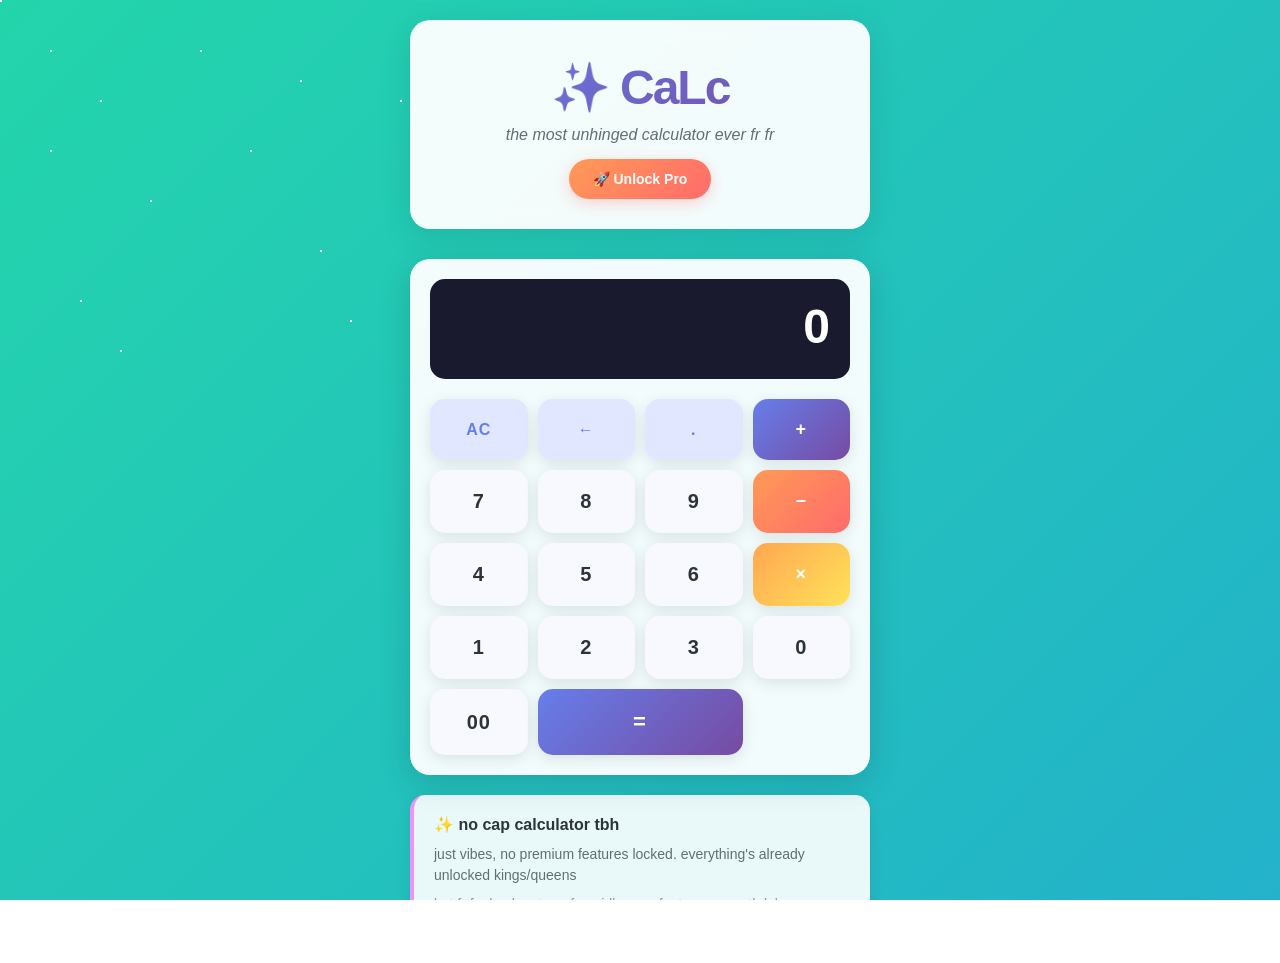
<file: index.html>
<!DOCTYPE html>
<html lang="en">
<head>
    <meta charset="UTF-8">
    <meta name="viewport" content="width=device-width, initial-scale=1.0">
    <title>✨ CaLc - The Funky Calculator</title>
    <link rel="stylesheet" href="style.css">
</head>
<body>
    <div class="stars"></div>
    
    <div class="container">
        <header class="header">
            <h1>✨ CaLc</h1>
            <p class="tagline">the most unhinged calculator ever fr fr</p>
            <button class="upgrade-btn" onclick="redirectToSubscription()">🚀 Unlock Pro</button>
        </header>

        <div class="calculator-wrapper">
            <div class="calculator">
                <div class="display">
                    <span id="displayValue" class="display-value">0</span>
                    <span id="operation" class="operation-display"></span>
                </div>
                
                <div class="buttons-grid">
                    <button class="btn btn-light" onclick="clearDisplay()">AC</button>
                    <button class="btn btn-light" onclick="deleteLast()">←</button>
                    <button class="btn btn-light" onclick="inputNumber('.')">.</button>
                    <button class="btn btn-primary" onclick="setOperation('add')">+</button>

                    <button class="btn btn-num" onclick="inputNumber('7')">7</button>
                    <button class="btn btn-num" onclick="inputNumber('8')">8</button>
                    <button class="btn btn-num" onclick="inputNumber('9')">9</button>
                    <button class="btn btn-secondary" onclick="setOperation('subtract')">−</button>

                    <button class="btn btn-num" onclick="inputNumber('4')">4</button>
                    <button class="btn btn-num" onclick="inputNumber('5')">5</button>
                    <button class="btn btn-num" onclick="inputNumber('6')">6</button>
                    <button class="btn btn-tertiary" onclick="setOperation('multiply')">×</button>

                    <button class="btn btn-num" onclick="inputNumber('1')">1</button>
                    <button class="btn btn-num" onclick="inputNumber('2')">2</button>
                    <button class="btn btn-num" onclick="inputNumber('3')">3</button>
                    <button class="btn btn-num" onclick="inputNumber('0')" style="grid-column: span 1;">0</button>

                    <button class="btn btn-num" onclick="inputNumber('00')" style="grid-column: span 1;">00</button>
                    <button class="btn btn-equals" onclick="calculate()" style="grid-column: span 2;">=</button>
                </div>
            </div>

            <div class="vibes-box">
                <h3>✨ no cap calculator tbh</h3>
                <p>just vibes, no premium features locked. everything's already unlocked kings/queens</p>
                <p class="small-text">but fr fr check out pro for... idk more features or smth lol</p>
            </div>
        </div>
    </div>

    <script src="app.js"></script>
</body>
</html>
</file>
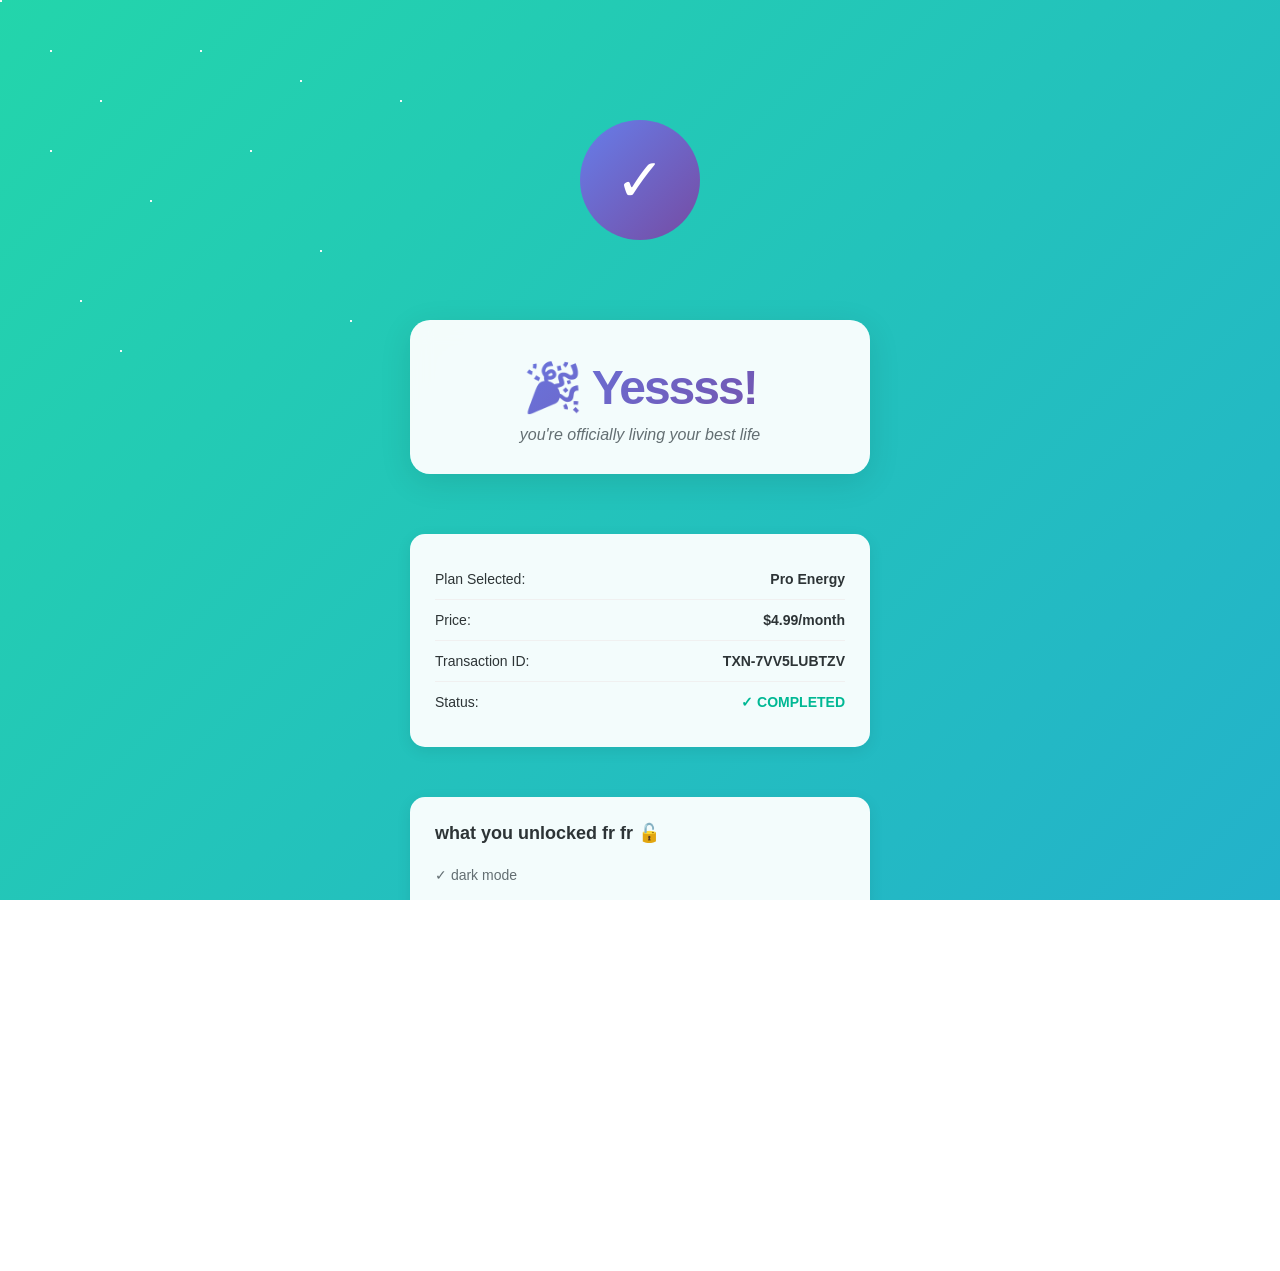
<file: payment.html>
<!DOCTYPE html>
<html lang="en">
<head>
    <meta charset="UTF-8">
    <meta name="viewport" content="width=device-width, initial-scale=1.0">
    <title>✨ Payment Complete - Let's Go!</title>
    <link rel="stylesheet" href="style.css">
</head>
<body>
    <div class="stars"></div>
    
    <div class="container payment-container">
        <div class="success-animation">
            <div class="confetti"></div>
            <div class="success-circle">
                <span class="checkmark">✓</span>
            </div>
        </div>

        <header class="header">
            <h1>🎉 Yessss!</h1>
            <p class="tagline">you're officially living your best life</p>
        </header>

        <div class="payment-receipt">
            <div class="receipt-item">
                <span>Plan Selected:</span>
                <strong id="planName">Pro Energy</strong>
            </div>
            <div class="receipt-item">
                <span>Price:</span>
                <strong id="planPrice">$4.99/month</strong>
            </div>
            <div class="receipt-item">
                <span>Transaction ID:</span>
                <strong id="transactionId">TXN-<span id="txnNumber"></span></strong>
            </div>
            <div class="receipt-item">
                <span>Status:</span>
                <strong class="success-status">✓ COMPLETED</strong>
            </div>
        </div>

        <div class="message-box">
            <h2>what you unlocked fr fr 🔓</h2>
            <ul id="featuresList"></ul>
        </div>

        <div class="cta-buttons">
            <button class="btn-primary-action" onclick="window.location.href='index.html'">
                🧮 back to calc
            </button>
            <button class="btn-secondary-action" onclick="shareWin()">
                📱 flex on twitter
            </button>
        </div>

        <footer class="subtle-text">
            <p>*this is all fake lol. no real money was charged. just for fun 💀</p>
            <p>but also... imagine having actual premium features that good for real tho</p>
        </footer>
    </div>

    <style>
        .success-animation {
            position: relative;
            height: 200px;
            margin: 40px 0;
            display: flex;
            align-items: center;
            justify-content: center;
        }

        .success-circle {
            width: 120px;
            height: 120px;
            border-radius: 50%;
            background: linear-gradient(135deg, #667eea 0%, #764ba2 100%);
            display: flex;
            align-items: center;
            justify-content: center;
            animation: popIn 0.6s cubic-bezier(0.175, 0.885, 0.32, 1.275);
        }

        .checkmark {
            color: white;
            font-size: 60px;
            animation: scaleIn 0.8s ease-out;
        }

        @keyframes popIn {
            0% {
                transform: scale(0);
            }
            100% {
                transform: scale(1);
            }
        }

        @keyframes scaleIn {
            0% {
                transform: scale(0) rotate(-180deg);
            }
            100% {
                transform: scale(1) rotate(0);
            }
        }

        .confetti {
            position: absolute;
            width: 10px;
            height: 10px;
            background: #667eea;
            animation: confettiFall 3s ease-out forwards;
        }
    </style>

    <script>
        const plans = {
            basic: { name: 'Basic Vibes', price: '$0/forever', features: ['3 operations', 'clean design', 'works offline'] },
            pro: { name: 'Pro Energy', price: '$4.99/month', features: ['dark mode', 'calculation history', 'custom colors', 'no ads'] },
            premium: { name: 'Peak Vibes', price: '$9.99/month', features: ['advanced operations', 'export to csv', 'priority support', 'custom name in app'] }
        };

        function initPaymentPage() {
            const params = new URLSearchParams(window.location.search);
            const plan = params.get('plan') || 'pro';
            const planData = plans[plan];

            document.getElementById('planName').textContent = planData.name;
            document.getElementById('planPrice').textContent = planData.price;
            document.getElementById('txnNumber').textContent = Math.random().toString(36).substring(2, 12).toUpperCase();

            const featuresList = document.getElementById('featuresList');
            planData.features.forEach(feature => {
                const li = document.createElement('li');
                li.textContent = '✓ ' + feature;
                featuresList.appendChild(li);
            });

            // Create confetti
            createConfetti();
        }

        function createConfetti() {
            const container = document.querySelector('.success-animation');
            for (let i = 0; i < 30; i++) {
                const confetti = document.createElement('div');
                confetti.style.position = 'absolute';
                confetti.style.left = Math.random() * 100 + '%';
                confetti.style.width = (Math.random() * 8 + 4) + 'px';
                confetti.style.height = (Math.random() * 8 + 4) + 'px';
                confetti.style.background = ['#667eea', '#764ba2', '#f093fb', '#4facfe'][Math.floor(Math.random() * 4)];
                confetti.style.borderRadius = '50%';
                confetti.style.animation = `confettiFall ${Math.random() * 2 + 2}s ease-out forwards`;
                confetti.style.animationDelay = Math.random() * 0.2 + 's';
                container.appendChild(confetti);
            }

            const style = document.createElement('style');
            style.textContent = `
                @keyframes confettiFall {
                    to {
                        transform: translateY(400px) rotate(360deg);
                        opacity: 0;
                    }
                }
            `;
            document.head.appendChild(style);
        }

        function shareWin() {
            const text = "just leveled up with CaLc Pro 🚀 the most unhinged calculator ever fr fr";
            const url = "https://github.com/amritpaxt/calculator";
            window.open(`https://twitter.com/intent/tweet?text=${encodeURIComponent(text)}&url=${encodeURIComponent(url)}`, '_blank');
        }

        initPaymentPage();
    </script>
</body>
</html>
</file>
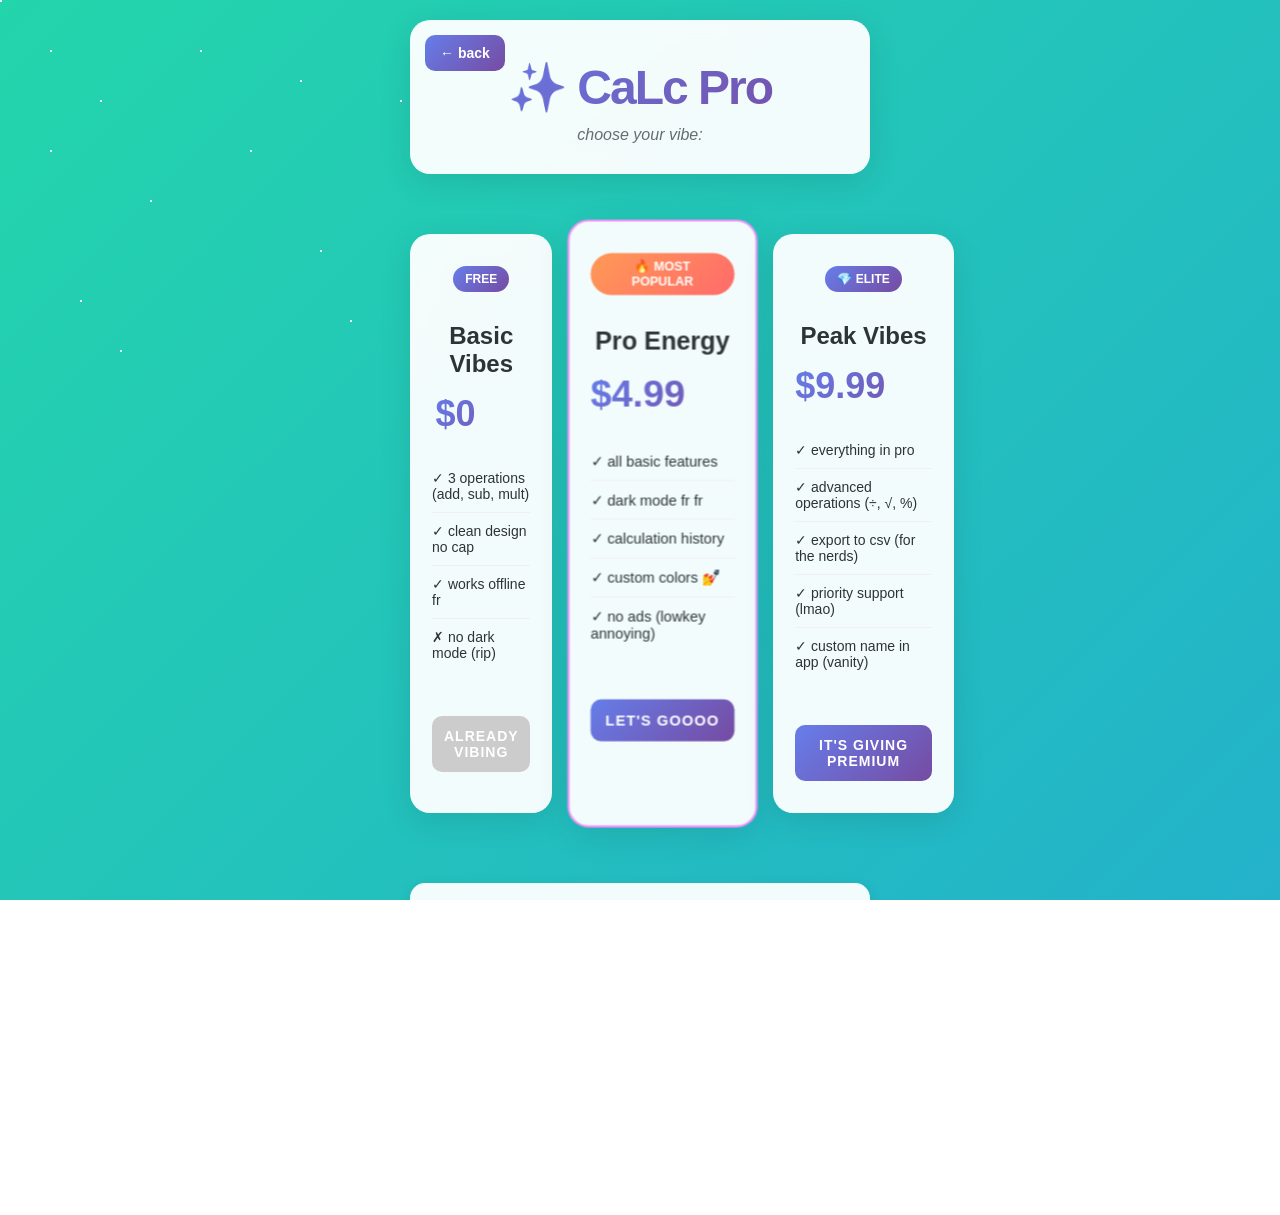
<file: subscription.html>
<!DOCTYPE html>
<html lang="en">
<head>
    <meta charset="UTF-8">
    <meta name="viewport" content="width=device-width, initial-scale=1.0">
    <title>✨ CaLc Pro - Your Upgrade Awaits</title>
    <link rel="stylesheet" href="style.css">
</head>
<body>
    <div class="stars"></div>
    
    <div class="container">
        <header class="header">
            <button class="back-btn" onclick="window.location.href='index.html'">← back</button>
            <h1>✨ CaLc Pro</h1>
            <p class="tagline">choose your vibe:</p>
        </header>

        <div class="subscription-grid">
            <div class="pricing-card">
                <div class="price-badge">free</div>
                <h2>Basic Vibes</h2>
                <p class="price">$0<span>/forever</span></p>
                <ul class="features">
                    <li>✓ 3 operations (add, sub, mult)</li>
                    <li>✓ clean design no cap</li>
                    <li>✓ works offline fr</li>
                    <li>✗ no dark mode (rip)</li>
                </ul>
                <button class="btn-subscribe selected" onclick="selectPlan('basic')">already vibing</button>
            </div>

            <div class="pricing-card featured">
                <div class="price-badge special">🔥 MOST POPULAR</div>
                <h2>Pro Energy</h2>
                <p class="price">$4.99<span>/month</span></p>
                <ul class="features">
                    <li>✓ all basic features</li>
                    <li>✓ dark mode fr fr</li>
                    <li>✓ calculation history</li>
                    <li>✓ custom colors 💅</li>
                    <li>✓ no ads (lowkey annoying)</li>
                </ul>
                <button class="btn-subscribe" onclick="selectPlan('pro')">let's goooo</button>
            </div>

            <div class="pricing-card">
                <div class="price-badge">💎 elite</div>
                <h2>Peak Vibes</h2>
                <p class="price">$9.99<span>/month</span></p>
                <ul class="features">
                    <li>✓ everything in pro</li>
                    <li>✓ advanced operations (÷, √, %)</li>
                    <li>✓ export to csv (for the nerds)</li>
                    <li>✓ priority support (lmao)</li>
                    <li>✓ custom name in app (vanity)</li>
                </ul>
                <button class="btn-subscribe" onclick="selectPlan('premium')">it's giving premium</button>
            </div>
        </div>

        <div class="faq-section">
            <h3>faq (for real tho)</h3>
            <div class="faq-item">
                <p><strong>will free version still work?</strong></p>
                <p>yeah ofc, we're not monsters. free version stays free fr fr</p>
            </div>
            <div class="faq-item">
                <p><strong>can i cancel anytime?</strong></p>
                <p>yep! cancel whenever, no questions asked. we get it, broke college students</p>
            </div>
            <div class="faq-item">
                <p><strong>is this actually a real payment?</strong></p>
                <p>nope! it's all fake. this is a fun project. no real billing, just vibes</p>
            </div>
        </div>
    </div>

    <script>
        function selectPlan(plan) {
            localStorage.setItem('selectedPlan', plan);
            window.location.href = 'payment.html?plan=' + plan;
        }
    </script>
</body>
</html>
</file>
<file: style.css>
:root {
    --primary: #667eea;
    --secondary: #764ba2;
    --tertiary: #f093fb;
    --quaternary: #4facfe;
    --accent: #ff6b6b;
    --dark: #1a1a2e;
    --darker: #0f0f1e;
    --light: #f8f9ff;
    --text: #2d3436;
    --text-light: #636e72;
    --gradient-1: linear-gradient(135deg, #667eea 0%, #764ba2 100%);
    --gradient-2: linear-gradient(135deg, #f093fb 0%, #4facfe 100%);
    --gradient-3: linear-gradient(135deg, #ff9a56 0%, #ff6b6b 100%);
}

* {
    margin: 0;
    padding: 0;
    box-sizing: border-box;
}

html, body {
    width: 100%;
    height: 100%;
    font-family: 'Segoe UI', Tahoma, Geneva, Verdana, sans-serif;
    background: linear-gradient(-45deg, #ee7752, #e73c7e, #23a6d5, #23d5ab);
    background-size: 400% 400%;
    animation: gradientShift 15s ease infinite;
    color: var(--text);
    overflow-x: hidden;
}

@keyframes gradientShift {
    0% { background-position: 0% 50%; }
    50% { background-position: 100% 50%; }
    100% { background-position: 0% 50%; }
}

.stars {
    position: fixed;
    top: 0;
    left: 0;
    width: 100%;
    height: 100%;
    pointer-events: none;
    z-index: 0;
}

.stars::before,
.stars::after {
    content: '';
    position: absolute;
    width: 2px;
    height: 2px;
    background: white;
    border-radius: 50%;
    box-shadow: 
        100px 100px white, 200px 50px white, 50px 150px white,
        300px 80px white, 150px 200px white, 250px 150px white,
        80px 300px white, 320px 250px white, 50px 50px white,
        400px 100px white, 120px 350px white, 350px 320px white;
    animation: twinkle 3s infinite;
}

@keyframes twinkle {
    0%, 100% { opacity: 0.3; }
    50% { opacity: 1; }
}

.container {
    max-width: 500px;
    margin: 0 auto;
    padding: 20px;
    position: relative;
    z-index: 1;
    min-height: 100vh;
    display: flex;
    flex-direction: column;
    justify-content: center;
}

.payment-container {
    justify-content: flex-start;
    padding-top: 40px;
}

.header {
    text-align: center;
    margin-bottom: 30px;
    background: rgba(255, 255, 255, 0.95);
    padding: 30px 20px;
    border-radius: 20px;
    backdrop-filter: blur(10px);
    box-shadow: 0 8px 32px rgba(0, 0, 0, 0.1);
    position: relative;
}

.back-btn {
    position: absolute;
    top: 15px;
    left: 15px;
    background: var(--gradient-1);
    color: white;
    border: none;
    padding: 10px 15px;
    border-radius: 10px;
    cursor: pointer;
    font-size: 14px;
    font-weight: 600;
    transition: all 0.3s ease;
}

.back-btn:hover {
    transform: translateY(-2px);
    box-shadow: 0 5px 15px rgba(102, 126, 234, 0.4);
}

.header h1 {
    font-size: 48px;
    background: var(--gradient-1);
    -webkit-background-clip: text;
    -webkit-text-fill-color: transparent;
    background-clip: text;
    margin: 10px 0;
    font-weight: 800;
    letter-spacing: -2px;
}

.tagline {
    color: var(--text-light);
    font-size: 16px;
    margin-top: 10px;
    font-style: italic;
}

.upgrade-btn {
    background: var(--gradient-3);
    color: white;
    border: none;
    padding: 12px 24px;
    border-radius: 25px;
    font-size: 14px;
    font-weight: 700;
    cursor: pointer;
    margin-top: 15px;
    transition: all 0.3s ease;
    box-shadow: 0 4px 15px rgba(255, 107, 107, 0.3);
}

.upgrade-btn:hover {
    transform: translateY(-2px);
    box-shadow: 0 6px 20px rgba(255, 107, 107, 0.4);
}

/* Calculator Styles */
.calculator-wrapper {
    display: flex;
    flex-direction: column;
    gap: 20px;
}

.calculator {
    background: rgba(255, 255, 255, 0.95);
    border-radius: 20px;
    padding: 20px;
    box-shadow: 0 8px 32px rgba(0, 0, 0, 0.15);
    backdrop-filter: blur(10px);
}

.display {
    background: var(--dark);
    border-radius: 15px;
    padding: 20px;
    margin-bottom: 20px;
    text-align: right;
    position: relative;
}

.display-value {
    display: block;
    color: white;
    font-size: 48px;
    font-weight: 700;
    word-wrap: break-word;
    word-break: break-all;
    max-height: 100px;
    overflow: hidden;
}

.operation-display {
    color: var(--tertiary);
    font-size: 14px;
    margin-top: 5px;
    display: block;
}

.buttons-grid {
    display: grid;
    grid-template-columns: repeat(4, 1fr);
    gap: 10px;
}

.btn {
    padding: 20px;
    border: none;
    border-radius: 15px;
    font-size: 18px;
    font-weight: 700;
    cursor: pointer;
    transition: all 0.2s ease;
    text-transform: uppercase;
    letter-spacing: 1px;
    box-shadow: 0 4px 15px rgba(0, 0, 0, 0.1);
}

.btn:hover {
    transform: translateY(-2px);
    box-shadow: 0 6px 20px rgba(0, 0, 0, 0.15);
}

.btn:active {
    transform: translateY(0);
}

.btn-num {
    background: var(--light);
    color: var(--text);
    font-size: 20px;
}

.btn-num:hover {
    background: #f0f0ff;
}

.btn-light {
    background: #e0e7ff;
    color: var(--primary);
    font-size: 16px;
}

.btn-light:hover {
    background: #d0d7ff;
}

.btn-primary {
    background: var(--gradient-1);
    color: white;
}

.btn-primary:hover {
    box-shadow: 0 6px 20px rgba(102, 126, 234, 0.4);
}

.btn-secondary {
    background: linear-gradient(135deg, #ff9a56 0%, #ff6b6b 100%);
    color: white;
}

.btn-secondary:hover {
    box-shadow: 0 6px 20px rgba(255, 107, 107, 0.4);
}

.btn-tertiary {
    background: linear-gradient(135deg, #ffa751 0%, #ffe259 100%);
    color: white;
}

.btn-tertiary:hover {
    box-shadow: 0 6px 20px rgba(255, 165, 81, 0.4);
}

.btn-equals {
    background: linear-gradient(135deg, #667eea 0%, #764ba2 100%);
    color: white;
    font-size: 22px;
}

.btn-equals:hover {
    box-shadow: 0 6px 20px rgba(102, 126, 234, 0.4);
}

.vibes-box {
    background: rgba(255, 255, 255, 0.9);
    border-radius: 15px;
    padding: 20px;
    border-left: 4px solid var(--tertiary);
    box-shadow: 0 4px 15px rgba(0, 0, 0, 0.08);
}

.vibes-box h3 {
    color: var(--text);
    margin-bottom: 10px;
    font-size: 16px;
}

.vibes-box p {
    color: var(--text-light);
    font-size: 14px;
    margin-bottom: 8px;
    line-height: 1.5;
}

.small-text {
    font-size: 12px;
    opacity: 0.7;
}

/* Subscription Styles */
.subscription-grid {
    display: grid;
    grid-template-columns: 1fr;
    gap: 20px;
    margin: 30px 0;
}

@media (min-width: 768px) {
    .subscription-grid {
        grid-template-columns: repeat(3, 1fr);
    }
}

.pricing-card {
    background: rgba(255, 255, 255, 0.95);
    border-radius: 20px;
    padding: 30px 20px;
    text-align: center;
    box-shadow: 0 8px 32px rgba(0, 0, 0, 0.1);
    backdrop-filter: blur(10px);
    position: relative;
    transition: all 0.3s ease;
    border: 2px solid transparent;
}

.pricing-card:hover {
    transform: translateY(-5px);
    box-shadow: 0 12px 40px rgba(0, 0, 0, 0.15);
}

.pricing-card.featured {
    border: 2px solid var(--tertiary);
    transform: scale(1.05);
}

.price-badge {
    display: inline-block;
    background: var(--gradient-1);
    color: white;
    padding: 6px 12px;
    border-radius: 20px;
    font-size: 12px;
    font-weight: 700;
    text-transform: uppercase;
    margin-bottom: 15px;
}

.price-badge.special {
    background: var(--gradient-3);
}

.pricing-card h2 {
    color: var(--text);
    font-size: 24px;
    margin: 15px 0;
}

.price {
    font-size: 36px;
    font-weight: 800;
    background: var(--gradient-1);
    -webkit-background-clip: text;
    -webkit-text-fill-color: transparent;
    background-clip: text;
    margin-bottom: 20px;
}

.price span {
    font-size: 14px;
    opacity: 0.7;
}

.features {
    list-style: none;
    margin: 25px 0;
    text-align: left;
}

.features li {
    padding: 10px 0;
    color: var(--text);
    font-size: 14px;
    border-bottom: 1px solid #f0f0f0;
}

.features li:last-child {
    border-bottom: none;
}

.btn-subscribe {
    width: 100%;
    background: var(--gradient-1);
    color: white;
    border: none;
    padding: 12px;
    border-radius: 10px;
    font-weight: 700;
    cursor: pointer;
    transition: all 0.3s ease;
    margin-top: 20px;
    text-transform: uppercase;
    font-size: 14px;
    letter-spacing: 1px;
}

.btn-subscribe:hover {
    transform: translateY(-2px);
    box-shadow: 0 6px 20px rgba(102, 126, 234, 0.4);
}

.btn-subscribe.selected {
    background: #ccc;
    cursor: default;
}

.btn-subscribe.selected:hover {
    transform: none;
    box-shadow: none;
}

.faq-section {
    margin-top: 40px;
    background: rgba(255, 255, 255, 0.95);
    border-radius: 15px;
    padding: 25px;
    box-shadow: 0 4px 15px rgba(0, 0, 0, 0.08);
}

.faq-section h3 {
    color: var(--text);
    margin-bottom: 20px;
    font-size: 20px;
}

.faq-item {
    margin-bottom: 15px;
    padding-bottom: 15px;
    border-bottom: 1px solid #f0f0f0;
}

.faq-item:last-child {
    border-bottom: none;
    margin-bottom: 0;
    padding-bottom: 0;
}

.faq-item p {
    color: var(--text-light);
    font-size: 14px;
    line-height: 1.6;
}

.faq-item strong {
    color: var(--text);
}

/* Payment Styles */
.payment-receipt {
    background: rgba(255, 255, 255, 0.95);
    border-radius: 15px;
    padding: 25px;
    box-shadow: 0 4px 15px rgba(0, 0, 0, 0.08);
    margin: 30px 0;
}

.receipt-item {
    display: flex;
    justify-content: space-between;
    padding: 12px 0;
    border-bottom: 1px solid #f0f0f0;
    font-size: 14px;
}

.receipt-item:last-child {
    border-bottom: none;
}

.receipt-item strong {
    color: var(--text);
    font-weight: 700;
}

.success-status {
    color: #00b894 !important;
}

.message-box {
    background: rgba(255, 255, 255, 0.95);
    border-radius: 15px;
    padding: 25px;
    box-shadow: 0 4px 15px rgba(0, 0, 0, 0.08);
    margin: 20px 0;
}

.message-box h2 {
    color: var(--text);
    margin-bottom: 15px;
    font-size: 18px;
}

.message-box ul {
    list-style: none;
}

.message-box li {
    padding: 8px 0;
    color: var(--text-light);
    font-size: 14px;
}

.cta-buttons {
    display: flex;
    gap: 15px;
    margin: 30px 0;
}

.btn-primary-action,
.btn-secondary-action {
    flex: 1;
    padding: 15px;
    border: none;
    border-radius: 10px;
    font-weight: 700;
    cursor: pointer;
    transition: all 0.3s ease;
    text-transform: uppercase;
    font-size: 14px;
}

.btn-primary-action {
    background: var(--gradient-1);
    color: white;
}

.btn-primary-action:hover {
    transform: translateY(-2px);
    box-shadow: 0 6px 20px rgba(102, 126, 234, 0.4);
}

.btn-secondary-action {
    background: var(--gradient-2);
    color: white;
}

.btn-secondary-action:hover {
    transform: translateY(-2px);
    box-shadow: 0 6px 20px rgba(240, 147, 251, 0.4);
}

.subtle-text {
    text-align: center;
    color: var(--text-light);
    font-size: 12px;
    margin-top: 30px;
    background: rgba(255, 255, 255, 0.8);
    padding: 15px;
    border-radius: 10px;
    line-height: 1.6;
}

.subtle-text p {
    margin: 5px 0;
}

/* Responsive */
@media (max-width: 480px) {
    .header h1 {
        font-size: 36px;
    }

    .buttons-grid {
        gap: 8px;
    }

    .btn {
        padding: 15px;
        font-size: 16px;
    }

    .display-value {
        font-size: 36px;
    }

    .pricing-card.featured {
        transform: scale(1);
    }

    .subscription-grid {
        grid-template-columns: 1fr;
    }

    .cta-buttons {
        flex-direction: column;
    }
}
</file>
